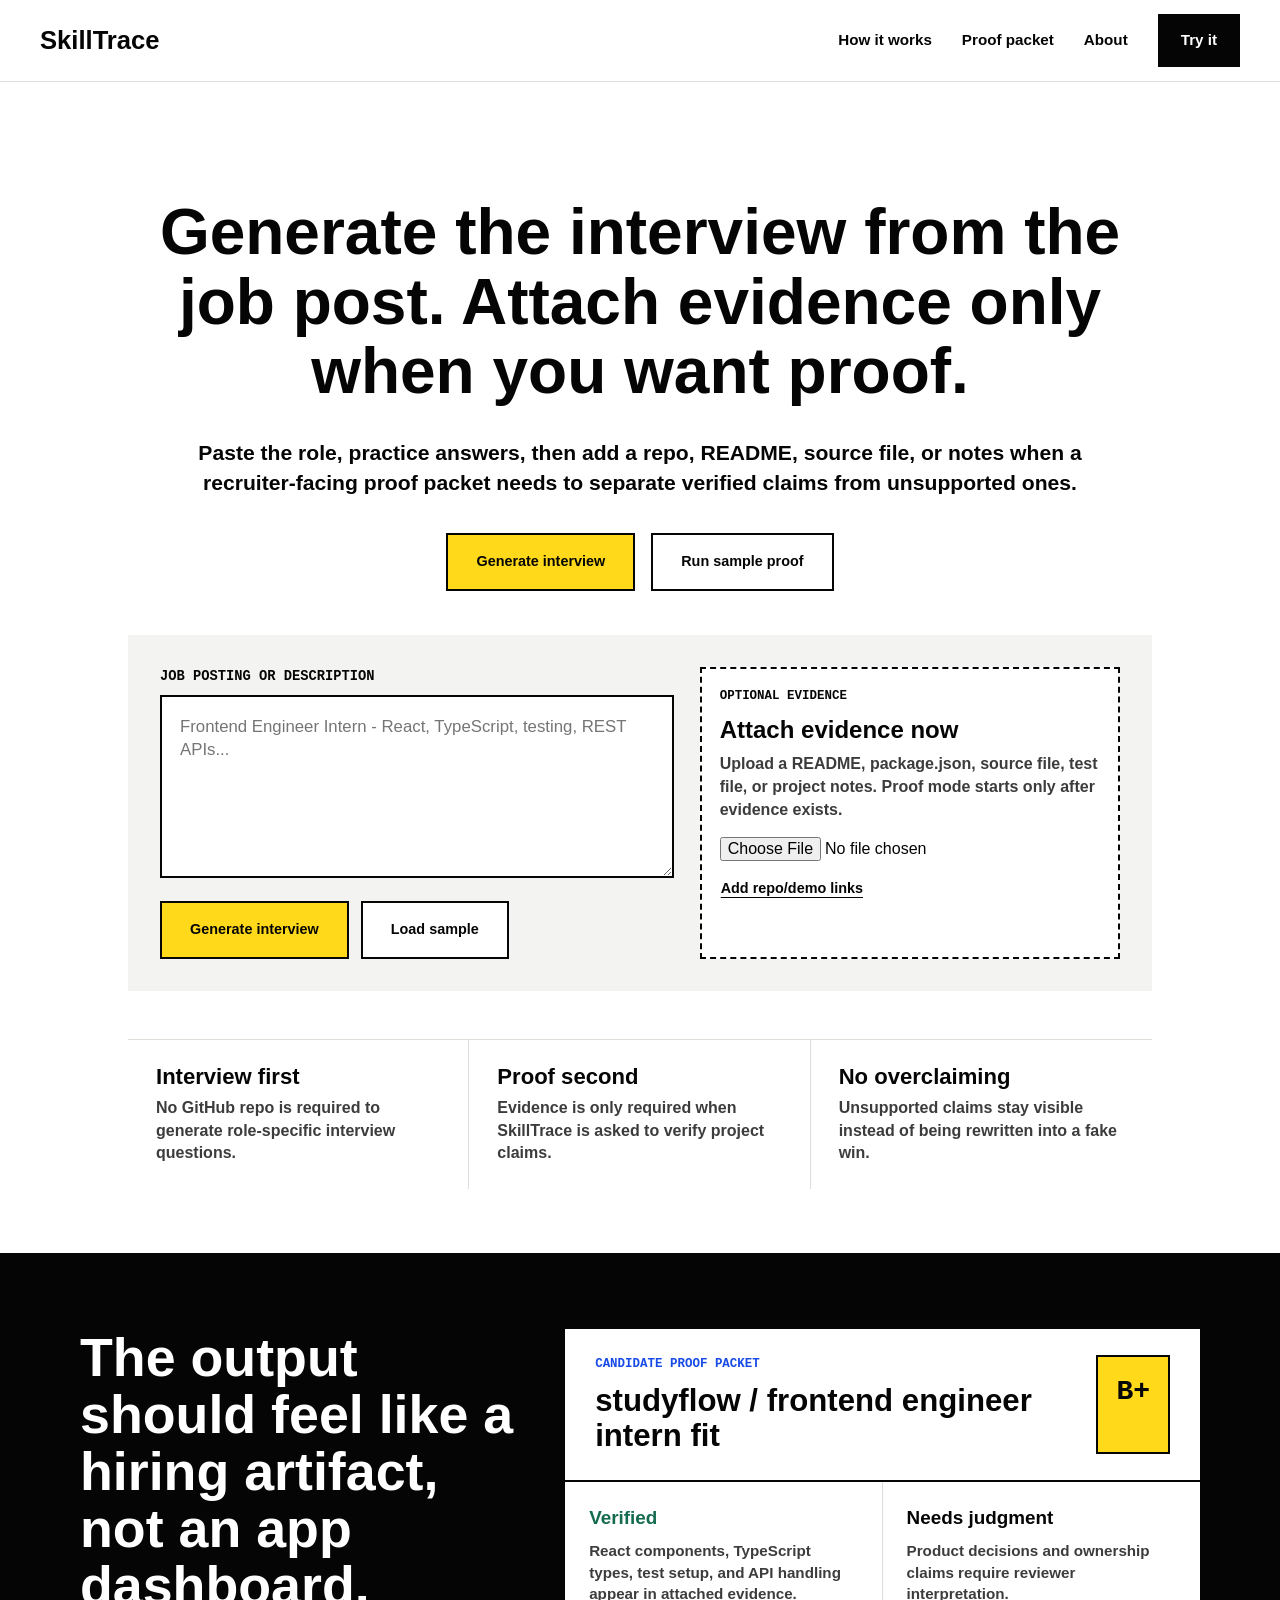
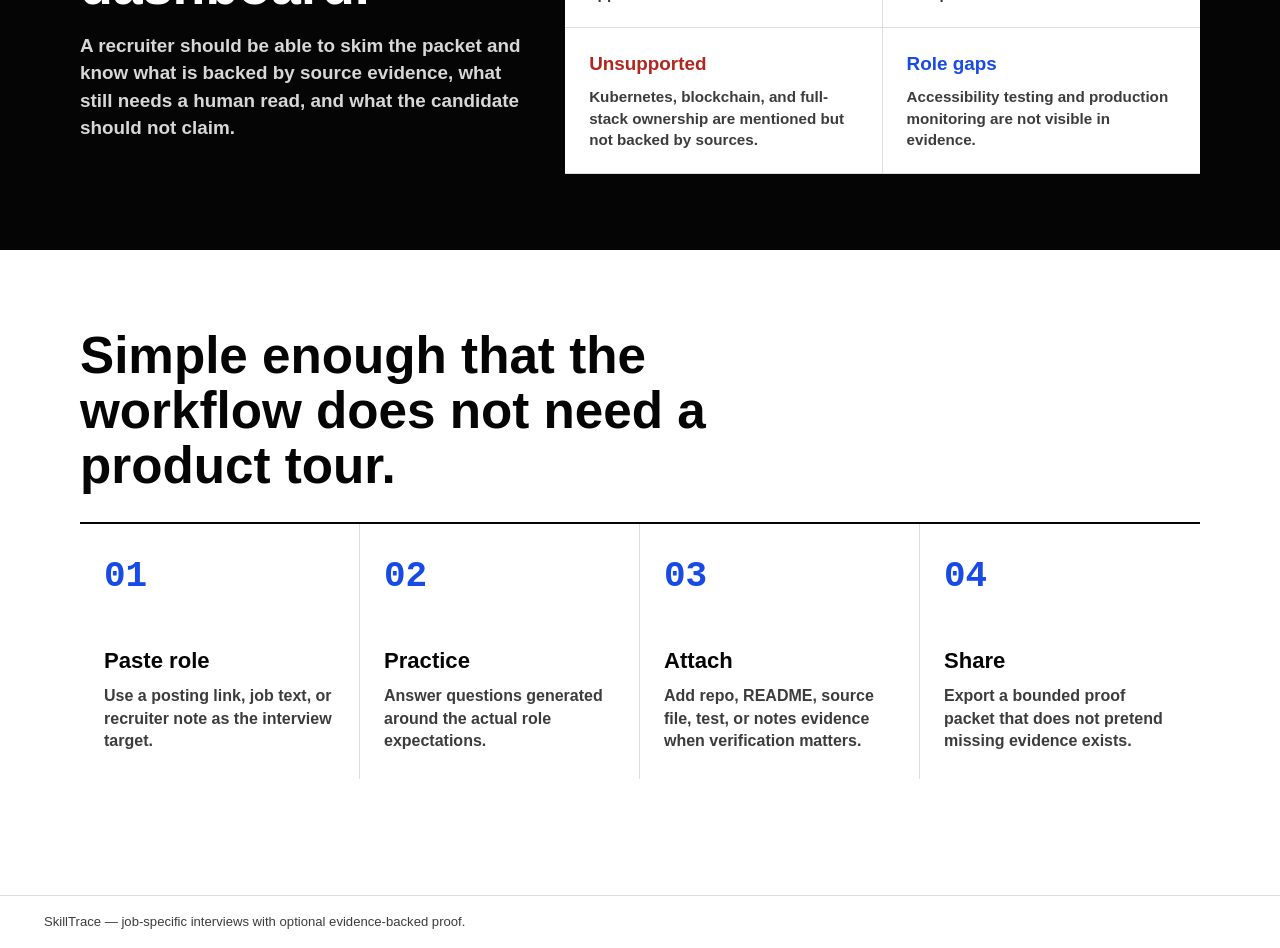
<file: index.html>
<!doctype html>
<html lang="en">
  <head>
    <meta charset="UTF-8" />
    <meta name="viewport" content="width=device-width, initial-scale=1.0" />
    <title>SkillTrace — prove what you built</title>
    <meta
      name="description"
      content="SkillTrace turns a GitHub repo into a live AI interview, verifies each answer against source evidence, and publishes an employer-readable proof card."
    />
    <script type="module" crossorigin src="/assets/index-joxFqnaw.js"></script>
    <link rel="stylesheet" crossorigin href="/assets/index-BfZ6LrBE.css">
  </head>
  <body>
    <div id="root"></div>
  </body>
</html>
</file>
<file: assets/index-BfZ6LrBE.css>
:root{--bg: #f5f7fa;--surface: #ffffff;--surface-strong: #fbfcfe;--ink-panel: #080d17;--ink-panel-soft: #101827;--ink: #111827;--muted: #5b6472;--faint: #8b939e;--border: #d9dee7;--border-strong: #c5ccd8;--primary: #0b7a5a;--primary-dark: #074f3e;--secondary: #3157d5;--secondary-soft: #edf2ff;--warning: #b7791f;--error: #c2413a;--verified-bg: #e9f7f1;--partial-bg: #fff6df;--unsupported-bg: #fcebe9;--notshown-bg: #f0f3f8;--shadow: 0 18px 50px rgba(17, 24, 39, .08);--radius: 8px;--maxw: 1248px;--sans: ui-sans-serif, system-ui, -apple-system, "Segoe UI", Roboto, Helvetica, Arial, sans-serif;--mono: ui-monospace, "SF Mono", Menlo, Consolas, monospace;font-synthesis:none}*,*:before,*:after{box-sizing:border-box}html,body,#root{margin:0;min-height:100%}body{background:var(--bg);color:var(--ink);font-family:var(--sans);line-height:1.5;-webkit-font-smoothing:antialiased}a{color:var(--secondary);text-underline-offset:2px}button,input,textarea{font:inherit}.app{display:flex;flex-direction:column;min-height:100vh}.topbar{display:flex;align-items:center;gap:16px;min-height:64px;padding:0 clamp(18px,4vw,44px);background:#fffffff0;border-bottom:1px solid var(--border);z-index:20;-webkit-backdrop-filter:blur(14px);backdrop-filter:blur(14px)}.brand{color:var(--ink);font-size:1.02rem;font-weight:800;text-decoration:none}.brand:before{content:"";display:inline-block;width:10px;height:10px;margin-right:9px;border-radius:50%;background:var(--primary);box-shadow:0 0 0 4px var(--verified-bg);vertical-align:0}.nav{display:flex;gap:4px;margin-left:6px}.nav a{color:var(--muted);text-decoration:none;padding:7px 11px;border-radius:7px;font-size:.86rem;font-weight:650}.nav a:hover{background:var(--notshown-bg);color:var(--ink)}.nav a.active{background:var(--ink);color:var(--surface)}.main{flex:1;width:100%;max-width:var(--maxw);margin:0 auto;padding:clamp(22px,3vw,44px)}.footer{border-top:1px solid var(--border);padding:16px clamp(18px,4vw,44px);color:var(--muted);font-size:.82rem;background:var(--surface)}.hero-kicker,.rail-label,.proof-eyebrow,.nav-label,.panel-label{color:var(--primary);font-size:.74rem;font-weight:800;letter-spacing:0;margin:0;text-transform:uppercase}.hero-title{max-width:760px;margin:10px 0 12px;font-size:3.95rem;font-weight:850;letter-spacing:0;line-height:1}.hero-sub{max-width:65ch;margin:0 0 20px;color:var(--muted);font-size:1rem;line-height:1.55}.muted{color:var(--muted)}.faint{color:var(--faint)}.hint{color:var(--faint);font-weight:500}button,.btn-primary,.btn-secondary,.btn-text{border-radius:7px;cursor:pointer;font-size:.9rem;font-weight:750;min-height:40px;transition:background .15s ease,border-color .15s ease,transform .15s ease}button:hover:not(:disabled),.btn-primary:hover:not(:disabled),.btn-secondary:hover:not(:disabled),.btn-text:hover:not(:disabled){transform:translateY(-1px)}.btn-primary,button.btn-primary{background:var(--primary);border:1px solid var(--primary);color:#fff;padding:10px 18px}.btn-primary:hover:not(:disabled){background:var(--primary-dark);border-color:var(--primary-dark)}.btn-primary:disabled,.btn-secondary:disabled{cursor:not-allowed;opacity:.55;transform:none}.btn-secondary{background:var(--surface);border:1px solid var(--border-strong);color:var(--ink);padding:10px 18px}.btn-secondary:hover:not(:disabled){background:var(--surface-strong);border-color:var(--ink)}.btn-text{background:transparent;border:1px solid transparent;color:var(--secondary);padding:8px 10px;text-decoration:none}.btn-text:hover:not(:disabled){background:var(--secondary-soft)}.btn-row{align-items:center;display:flex;flex-wrap:wrap;gap:10px;margin-top:16px}.field{margin-bottom:16px}.field label{display:block;font-size:.86rem;font-weight:800;margin-bottom:7px}.field input,.field textarea,.answer-input{width:100%;border:1px solid var(--border);border-radius:8px;background:var(--surface-strong);color:var(--ink);font-size:.96rem;line-height:1.5;padding:12px 13px;resize:vertical}.input-panel .field textarea{height:104px;min-height:96px}.field input:focus,.field textarea:focus,.answer-input:focus{border-color:var(--primary);outline:3px solid rgba(11,122,90,.14)}.field-hint{color:var(--muted);font-size:.8rem;margin:8px 0 0}.input-panel{background:var(--surface);border:1px solid var(--border);border-radius:10px;box-shadow:var(--shadow);padding:clamp(18px,2.5vw,28px)}.evidence-toggle{margin:12px 0 0;padding-left:0}.evidence-toggle:before{content:"+";display:inline-flex;align-items:center;justify-content:center;width:18px;height:18px;margin-right:8px;border-radius:50%;background:var(--secondary-soft);color:var(--secondary)}.evidence-fields{border-top:1px solid var(--border);margin:8px 0 4px;padding-top:18px}.error-banner{margin-top:12px;padding:11px 13px;background:var(--unsupported-bg);border:1px solid #efc3bd;border-radius:8px;color:var(--error);font-size:.88rem}.home-page{display:flex;flex-direction:column;gap:48px}.home-hero{background:linear-gradient(135deg,rgba(11,122,90,.18),transparent 34%),radial-gradient(circle at 78% 16%,rgba(49,87,213,.2),transparent 30%),var(--ink-panel);border:1px solid #1f2937;border-radius:18px;color:#fff;display:grid;grid-template-columns:minmax(0,1fr) minmax(380px,.82fr);gap:44px;align-items:start;padding:44px}.home-main{min-width:0}.home-hero .hero-kicker,.home-hero .rail-label{color:#2ee0a5}.home-hero .hero-sub{color:#c9d3e2}.hero-badges{display:flex;flex-wrap:wrap;gap:10px;margin:0 0 18px}.hero-badges span{background:#eef4ff;border:1px solid #cfdafe;border-radius:999px;color:#2340a7;display:inline-flex;font-size:.76rem;font-weight:800;line-height:1.2;padding:7px 12px}.hero-badges span:nth-child(2){background:#e8f7f1;border-color:#b8dec9;color:var(--primary-dark)}.hero-input-panel{box-shadow:0 24px 70px #0003}.proof-preview{background:var(--surface);border:1px solid var(--border);border-radius:12px;box-shadow:0 24px 70px #00000038;color:var(--ink);margin-top:2px;padding:30px}.proof-preview-head h2{margin:8px 0;font-size:1.8rem;line-height:1.08}.proof-preview-head p:not(.rail-label){color:var(--muted);margin:0}.preview-metrics{display:grid;grid-template-columns:repeat(3,1fr);gap:10px;margin:24px 0 18px}.preview-metric{border-radius:8px;padding:14px 12px;min-width:0}.preview-metric strong{display:block;font-size:1.9rem;line-height:1}.preview-metric span{color:var(--muted);display:block;font-size:.75rem;margin-top:8px}.preview-metric.verified{background:var(--verified-bg);color:var(--primary)}.preview-metric.partial{background:var(--partial-bg);color:var(--warning)}.preview-metric.unsupported{background:var(--unsupported-bg);color:var(--error)}.preview-callout{align-items:center;background:var(--surface-strong);border:1px solid var(--border);border-radius:8px;color:var(--muted);display:grid;gap:6px;margin-top:16px;padding:16px 18px}.preview-callout strong{color:var(--ink);font-size:1.04rem}.preview-callout span{font-size:.82rem}.meaning-grid{display:grid;gap:12px}.meaning-grid.compact{grid-template-columns:1fr 1fr}.meaning-card{border-radius:8px;padding:16px}.meaning-card strong,.meaning-label{display:block;font-size:.88rem;font-weight:850;margin:0 0 7px}.meaning-card span,.meaning-card p{color:currentColor;font-size:.84rem;margin:0;opacity:.88}.meaning-card.proves{background:var(--verified-bg);color:var(--primary-dark)}.meaning-card.review{background:var(--partial-bg);color:#69440c}.meaning-card.caution{background:var(--unsupported-bg);color:#7a241f}.workflow-stepper{align-items:center;border-top:1px solid var(--border);display:grid;grid-template-columns:auto 1fr auto 1fr auto 1fr auto;gap:8px;margin-top:22px;padding-top:20px}.step{align-items:center;display:flex;flex-direction:column;gap:5px;min-width:48px}.step-num{align-items:center;background:var(--notshown-bg);border:1px solid var(--border);border-radius:50%;color:var(--muted);display:flex;font-size:.75rem;font-weight:850;height:30px;justify-content:center;width:30px}.step.active .step-num{background:var(--primary);border-color:var(--primary);color:var(--surface)}.step-label{color:var(--muted);font-size:.68rem;font-weight:750}.step-line{background:var(--border);height:1px}.home-trust-strip{display:grid;grid-template-columns:repeat(3,1fr);gap:18px}.home-trust-strip div{background:var(--surface);border:1px solid var(--border);border-radius:8px;padding:22px}.home-trust-strip strong{display:block;font-size:1.08rem;margin-bottom:8px}.home-trust-strip span{color:var(--muted);display:block;font-size:.9rem}.trust-section,.workflow-section{display:grid;gap:22px}.trust-section h2,.workflow-section h2,.artifact-copy h2,.home-final-cta h2{font-size:2.15rem;letter-spacing:0;line-height:1.12;margin:0}.trust-section h2,.workflow-section h2{max-width:650px}.workflow-grid{display:grid;gap:18px;grid-template-columns:repeat(4,1fr)}.workflow-card{background:var(--surface);border:1px solid var(--border);border-radius:8px;min-height:192px;padding:24px 22px}.workflow-card:first-child{background:var(--verified-bg);border-color:#b8dec9}.workflow-card span{color:var(--secondary);display:block;font-size:2rem;font-weight:850;line-height:1;margin-bottom:22px}.workflow-card:first-child span{color:var(--primary)}.workflow-card h3{font-size:1.15rem;line-height:1.2;margin:0 0 10px}.workflow-card p{color:var(--muted);font-size:.86rem;line-height:1.55;margin:0}.artifact-section{align-items:center;background:var(--surface);border:1px solid var(--border);border-radius:14px;display:grid;gap:42px;grid-template-columns:minmax(0,.96fr) minmax(360px,.92fr);padding:48px 44px}.artifact-copy p:not(.rail-label){color:var(--muted);margin:22px 0 0;max-width:55ch}.artifact-pills{display:flex;flex-wrap:wrap;gap:10px;margin-top:34px}.pill{border-radius:999px;display:inline-flex;font-size:.72rem;font-weight:850;line-height:1.1;padding:7px 14px}.pill.verified{background:var(--verified-bg);color:var(--primary)}.pill.partial{background:var(--partial-bg);color:var(--warning)}.pill.unsupported{background:var(--unsupported-bg);color:var(--error)}.pill.gap{background:#e9eefc;color:var(--secondary)}.artifact-card{background:var(--surface-strong);border:1px solid var(--border);border-radius:10px;padding:30px}.artifact-repo{color:var(--ink);font-size:1.55rem;font-weight:850;line-height:1.15;margin:0 0 6px}.artifact-role{color:var(--muted);font-size:.9rem;margin:0}.artifact-stats{display:grid;gap:12px;grid-template-columns:repeat(3,1fr);margin:22px 0 28px}.artifact-stats div{background:var(--surface);border:1px solid var(--border);border-radius:8px;padding:14px}.artifact-stats div:first-child{background:var(--verified-bg);border-color:#cbe9d9;color:var(--primary)}.artifact-stats div:nth-child(2){background:var(--unsupported-bg);border-color:#efc3bd;color:var(--error)}.artifact-stats div:nth-child(3){background:#e9eefc;border-color:#ccd6f7;color:var(--secondary)}.artifact-stats strong{display:block;font-size:1.55rem;line-height:1}.artifact-stats span{color:var(--muted);display:block;font-size:.74rem;margin-top:8px}.unsupported-note{background:var(--unsupported-bg);border-radius:8px;color:var(--error);font-size:.9rem;font-weight:800;padding:16px 18px}.home-final-cta{align-items:center;background:var(--ink-panel);border-radius:14px;color:#fff;display:flex;gap:24px;justify-content:space-between;padding:36px 44px}.home-final-cta .btn-secondary{background:#fff;border-color:#fff;flex-shrink:0}.interview-workspace{position:relative}.banner{border-radius:8px;font-size:.9rem;margin-bottom:18px;padding:12px 16px}.banner-info{background:var(--secondary-soft);border:1px solid #c7d2fe;color:#27358f;font-weight:700}.interview-grid{display:grid;grid-template-columns:236px minmax(0,1fr) 286px;gap:18px;align-items:start}.question-nav,.evidence-panel,.question-card{background:var(--surface);border:1px solid var(--border);border-radius:10px;box-shadow:0 14px 38px #1118270d}.question-nav,.evidence-panel{padding:16px}.nav-label,.panel-label{color:var(--muted);margin-bottom:12px}.question-list{list-style:none;margin:0;padding:0}.question-nav-item{align-items:flex-start;background:transparent;border:1px solid transparent;border-radius:8px;color:var(--muted);cursor:pointer;display:flex;gap:9px;margin-bottom:6px;padding:9px 10px;text-align:left;width:100%}.question-nav-item:hover{background:var(--surface-strong);transform:none}.question-nav-item.active{background:var(--verified-bg);border-color:#b8dec9;color:var(--ink)}.question-nav-item.saved .q-num{background:var(--verified-bg);color:var(--primary)}.q-num{align-items:center;background:var(--notshown-bg);border-radius:6px;display:flex;flex-shrink:0;font-size:.74rem;font-weight:850;height:24px;justify-content:center;width:24px}.q-preview{flex:1;font-size:.78rem;line-height:1.35}.q-status{flex-shrink:0;font-size:.74rem}.q-status.verified{color:var(--primary)}.progress-meta{color:var(--faint);font-size:.8rem;margin-top:14px}.question-card{padding:clamp(18px,2.5vw,28px)}.q-head{margin-bottom:9px}.q-index{color:var(--muted);font-size:.82rem;font-weight:800}.q-text{font-size:clamp(1.18rem,2.1vw,1.75rem);font-weight:850;line-height:1.18;margin:0 0 10px}.q-reason{color:var(--muted);font-size:.93rem;margin:0 0 14px}.chips{display:flex;flex-wrap:wrap;gap:7px;margin-bottom:14px}.chip{background:var(--notshown-bg);border:1px solid var(--border);border-radius:999px;color:var(--muted);font-size:.75rem;font-weight:750;padding:4px 9px}.answer-input{margin-top:8px;min-height:142px}.evidence-msg{font-size:.98rem;font-weight:850;margin:0 0 8px}.evidence-detail{font-size:.84rem;margin:0 0 12px}.evidence-state.attached{display:flex;flex-direction:column}.unsupported-flag{background:var(--unsupported-bg);border-left:4px solid var(--error);border-radius:0 8px 8px 0;color:var(--error);font-size:.84rem;margin-top:12px;padding:10px 12px}.status-pill,.status-badge{border-radius:999px;display:inline-block;font-size:.72rem;font-weight:850;padding:4px 9px}.status-verified,.status-badge.status-verified{background:var(--verified-bg);color:var(--primary)}.status-partial,.status-badge.status-partial{background:var(--partial-bg);color:var(--warning)}.status-unsupported,.status-badge.status-unsupported{background:var(--unsupported-bg);color:var(--error)}.verify-box{background:var(--surface-strong);border:1px solid var(--border);border-radius:10px;margin-top:18px;padding:16px}.verify-box[data-status=verified]{background:var(--verified-bg);border-color:#a7d4bc}.verify-box[data-status=unsupported]{background:var(--unsupported-bg);border-color:#f0c4bf}.verify-head{align-items:center;display:flex;flex-wrap:wrap;gap:10px;margin-bottom:12px}.confidence-bar{background:#1118271f;border-radius:999px;flex:1;height:7px;min-width:80px;overflow:hidden}.confidence-fill{background:var(--primary);border-radius:999px;height:100%}.evidence-list{font-size:.84rem;list-style:none;margin:0;padding:0}.evidence-item{margin-bottom:7px}.evidence-type{color:var(--muted);font-family:var(--mono);font-size:.74rem;margin-right:6px}.review-note{color:var(--muted);font-size:.82rem;margin:8px 0 0}.proof-card{display:flex;flex-direction:column;gap:18px;max-width:1010px;margin:0 auto}.proof-header{align-items:center;background:var(--surface);border:1px solid var(--border);border-radius:12px;box-shadow:var(--shadow);display:flex;gap:22px;justify-content:space-between;padding:clamp(20px,3vw,30px)}.proof-eyebrow{color:var(--primary);margin-bottom:8px}.proof-title{font-size:clamp(1.65rem,3vw,2.4rem);font-weight:850;letter-spacing:0;line-height:1.05;margin:0 0 10px}.proof-summary{color:var(--muted);margin:0 0 14px;max-width:66ch}.proof-meta{display:flex;flex-wrap:wrap;gap:10px;font-size:.9rem}.review-badge{border-radius:999px;font-size:.76rem;font-weight:850;padding:4px 9px}.review-badge.pass{background:var(--verified-bg);color:var(--primary)}.review-badge.needs{background:var(--partial-bg);color:var(--warning)}.proof-grade{flex-shrink:0;text-align:center}.grade-ring{align-items:center;background:var(--surface);border:3px solid;border-radius:50%;display:flex;font-size:1.55rem;font-weight:850;height:76px;justify-content:center;margin:0 auto 7px;width:76px}.grade-label{color:var(--muted);display:block;font-size:.8rem;font-weight:700}.proof-meaning{display:grid;grid-template-columns:repeat(3,1fr);gap:12px}.skim-row{display:grid;grid-template-columns:repeat(4,1fr);gap:12px}.metric-card{background:var(--surface);border:1px solid var(--border);border-radius:10px;padding:18px}.metric-value{display:block;font-size:2rem;font-weight:850;line-height:1}.metric-label{color:var(--muted);display:block;font-size:.82rem;margin-top:8px}.metric-verified{background:var(--verified-bg)}.metric-partial{background:var(--partial-bg)}.metric-unsupported{background:var(--unsupported-bg)}.metric-notshown{background:var(--notshown-bg)}.metric-verified .metric-value{color:var(--primary)}.metric-partial .metric-value{color:var(--warning)}.metric-unsupported .metric-value{color:var(--error)}.metric-notshown .metric-value{color:var(--muted)}.proof-section{background:var(--surface);border:1px solid var(--border);border-radius:12px;padding:clamp(18px,2.5vw,24px)}.section-title{font-size:1.08rem;font-weight:850;margin:0 0 16px}.bucket-grid{display:grid;grid-template-columns:repeat(2,1fr);gap:12px}.evidence-bucket{border:1px solid var(--border);border-radius:10px;padding:15px}.bucket-verified{background:var(--verified-bg);border-color:#a7d4bc}.bucket-partial{background:var(--partial-bg);border-color:#e8d090}.bucket-unsupported{background:var(--unsupported-bg);border-color:#f0c4bf}.bucket-notshown{background:var(--notshown-bg)}.bucket-head{display:flex;font-size:.9rem;font-weight:850;justify-content:space-between;margin-bottom:10px}.bucket-count{color:var(--muted);font-weight:700}.bucket-empty,.bucket-note{color:var(--muted);font-size:.83rem;margin:0}.skill-row{align-items:center;border-bottom:1px solid rgba(17,24,39,.06);display:flex;font-size:.84rem;justify-content:space-between;padding:6px 0}.skill-row:last-child{border-bottom:none}.accordion-list{display:flex;flex-direction:column;gap:8px}.accordion-item{border:1px solid var(--border);border-radius:9px;overflow:hidden}.accordion-summary{align-items:center;cursor:pointer;display:flex;gap:10px;list-style:none;padding:13px 14px}.accordion-summary::-webkit-details-marker{display:none}.accordion-q{color:var(--muted);flex-shrink:0;font-weight:850}.accordion-title{flex:1;font-size:.9rem}.accordion-body{border-top:1px solid var(--border);padding:0 14px 14px}.accordion-answer{color:var(--muted);font-size:.88rem;margin:12px 0}.draft-box{background:var(--surface-strong);border:1px solid var(--border);border-radius:9px;font-size:.88rem;margin-top:12px;max-height:240px;overflow-y:auto;padding:14px;white-space:pre-wrap}.modal-backdrop{align-items:center;background:#11182775;display:flex;top:0;right:0;bottom:0;left:0;justify-content:center;padding:16px;position:fixed;z-index:100}.modal-panel{background:var(--surface);border:1px solid var(--border);border-radius:12px;box-shadow:var(--shadow);max-width:500px;padding:24px;width:100%}.modal-panel h2{font-size:1.2rem;margin:0 0 8px}.about-page{max-width:860px}.about-page h1{font-size:clamp(2rem,4vw,3.2rem);letter-spacing:0;line-height:1.05;margin:0 0 14px}.about-page h2{font-size:1.12rem;margin:26px 0 8px}.about-page section{margin-bottom:10px}.about-page ol{color:var(--muted);padding-left:20px}.about-page li{margin-bottom:6px}.about-actions{display:flex;gap:12px;margin-top:28px}.stack{display:flex;flex-direction:column;gap:16px}.empty-state,.loading{color:var(--muted);padding:44px 20px;text-align:center}.mobile-sticky-cta{background:var(--surface);border-top:1px solid var(--border);bottom:0;box-shadow:0 -8px 22px #1118271a;display:none;left:0;padding:12px 16px;position:fixed;right:0;z-index:50}.mobile-sticky-cta .btn-primary{width:100%}@media (max-width: 1020px){.home-hero{grid-template-columns:1fr;padding:42px 32px}.proof-preview{max-width:680px}.workflow-grid{grid-template-columns:repeat(2,1fr)}.artifact-section,.interview-grid{grid-template-columns:1fr}.question-list{display:flex;gap:7px;overflow-x:auto;padding-bottom:4px}.question-nav-item{flex-shrink:0;min-width:150px}.q-preview,.evidence-panel [data-testid=attach-evidence]{display:none}.mobile-sticky-cta{display:block}.interview-workspace{padding-bottom:76px}}@media (max-width: 760px){.main{padding:18px}.topbar{min-height:56px;padding:0 16px}.nav a{font-size:.8rem;padding:6px 8px}.hero-title{font-size:3rem;line-height:1.02;margin-top:10px}.hero-sub{font-size:.96rem;margin-bottom:18px}.input-panel{padding:16px}.field textarea{min-height:104px}.preview-metrics,.meaning-grid.compact,.home-trust-strip,.workflow-grid,.artifact-stats,.proof-meaning,.skim-row,.bucket-grid{grid-template-columns:1fr}.home-page{gap:36px}.proof-preview{padding:20px}.trust-section h2,.workflow-section h2,.artifact-copy h2,.home-final-cta h2{font-size:1.75rem}.artifact-section{gap:28px;padding:30px 20px}.artifact-card{padding:22px}.home-final-cta{align-items:stretch;flex-direction:column;padding:28px 22px}.workflow-stepper{grid-template-columns:repeat(4,1fr)}.step-line{display:none}.proof-header{align-items:flex-start;flex-direction:column}.proof-grade{align-items:center;display:flex;gap:12px;text-align:left}.grade-ring{height:58px;margin:0;width:58px}.btn-row{align-items:stretch}}@media (max-width: 480px){.main{padding:16px}.home-hero{gap:18px;padding:22px 16px;border-radius:12px}.hero-kicker{font-size:.68rem}.hero-title{font-size:2.2rem;line-height:1}.hero-sub{font-size:.9rem;line-height:1.45;margin-bottom:14px}.hero-badges,.field-hint{display:none}.input-panel .field textarea{height:92px;min-height:86px}.hero-input-panel{padding:14px}.field{margin-bottom:12px}.btn-row{flex-direction:column}.btn-row button,.btn-row .btn-primary,.btn-row .btn-secondary,.btn-row .btn-text{justify-content:center;text-align:center;width:100%}.proof-preview-head h2{font-size:1.45rem}.home-trust-strip,.workflow-card{gap:10px}.workflow-card{min-height:0;padding:20px}.workflow-card span{margin-bottom:16px}.artifact-pills{margin-top:24px}.artifact-repo{font-size:1.3rem}}:root{--yellow: #ffd91a;--bg: #ffffff;--surface: #ffffff;--surface-strong: #f3f3f1;--ink: #050505;--muted: #3c3c3c;--faint: #6f6f6f;--border: #deded8;--border-strong: #050505;--primary: #0b7a5a;--primary-dark: #074f3e;--secondary: #174ae6;--secondary-soft: #f3f3f1;--warning: #7a5a00;--error: #b3261e;--verified-bg: #f3f3f1;--partial-bg: #f3f3f1;--unsupported-bg: #fff0ee;--notshown-bg: #f3f3f1;--shadow: none;--radius: 0;--sans: "Helvetica Neue", Helvetica, Arial, sans-serif}body{background:var(--bg);color:var(--ink);font-family:var(--sans)}.topbar{background:var(--surface);border-bottom:1px solid var(--border);gap:28px;min-height:82px;padding:0 40px}.brand{color:var(--ink);font-size:1.6rem;font-weight:800;line-height:1}.brand:before{content:none;display:none}.nav{align-items:center;gap:30px;margin-left:auto}.nav a{border-radius:0;color:var(--ink);font-size:.95rem;font-weight:800;padding:0}.nav a:hover{background:transparent;color:var(--ink);text-decoration:underline;text-underline-offset:4px}.nav a.active:not(.nav-cta){background:transparent;color:var(--ink)}.nav .nav-cta{background:var(--ink);border:2px solid var(--ink);color:var(--surface);padding:13px 21px;text-decoration:none}.nav .nav-cta:hover{background:var(--ink);color:var(--surface);text-decoration:none}.footer{background:var(--surface);border-top:1px solid var(--border);color:var(--muted)}.btn-primary,button.btn-primary,.btn-secondary,button.btn-secondary,.btn-text,button.btn-text{border-radius:0;font-weight:800;min-height:58px;transform:none}.btn-primary,button.btn-primary{background:var(--yellow);border:2px solid var(--ink);color:var(--ink);padding:0 28px}.btn-primary:hover:not(:disabled),button.btn-primary:hover:not(:disabled){background:var(--yellow);border-color:var(--ink)}.btn-secondary,button.btn-secondary{background:var(--surface);border:2px solid var(--ink);color:var(--ink);padding:0 28px}.btn-secondary:hover:not(:disabled),button.btn-secondary:hover:not(:disabled){background:var(--surface);border-color:var(--ink)}button:hover:not(:disabled),.btn-primary:hover:not(:disabled),.btn-secondary:hover:not(:disabled),.btn-text:hover:not(:disabled){transform:none}.btn-text,button.btn-text{color:var(--ink);min-height:0;padding:0;text-decoration:underline;text-underline-offset:4px}.btn-text:hover:not(:disabled){background:transparent}.home-page{display:flex;flex-direction:column;gap:0}.home-hero{align-items:initial;background:var(--surface);border:0;border-radius:0;color:var(--ink);display:block;padding:78px 0 64px;text-align:center}.home-hero .hero-title{color:var(--ink);font-size:clamp(3rem,5vw,4rem);font-weight:800;letter-spacing:0;line-height:1.08;margin:0 auto;max-width:980px}.home-hero .hero-sub{color:var(--ink);font-size:clamp(1.1rem,1.7vw,1.32rem);font-weight:750;line-height:1.45;margin:32px auto 0;max-width:900px}.hero-action-row{align-items:center;display:flex;gap:16px;justify-content:center;margin-top:34px}.entry-panel{background:var(--surface-strong);margin:44px auto 0;max-width:1024px;padding:32px;text-align:left}.entry-grid{display:grid;gap:26px;grid-template-columns:1.1fr .9fr}.entry-grid>*{min-width:0}.entry-label{color:var(--ink);display:block;font-family:var(--mono);font-size:.78rem;font-weight:850;letter-spacing:0;margin-bottom:10px;text-transform:uppercase}.entry-panel .field{margin:0}.entry-panel textarea,.entry-panel input[type=text],.answer-input{background:var(--surface);border:2px solid var(--ink);border-radius:0;color:var(--ink)}.entry-panel textarea{font-size:1.05rem;line-height:1.42;min-height:154px;padding:18px;resize:vertical}.entry-panel input[type=text]{padding:12px 13px}.entry-panel textarea:focus,.entry-panel input[type=text]:focus,.answer-input:focus{border-color:var(--ink);outline:3px solid rgba(255,217,26,.38)}.entry-actions{display:flex;flex-wrap:wrap;gap:12px;margin-top:16px}.evidence-drop{background:var(--surface);border:2px dashed var(--ink);min-height:100%;padding:18px}.evidence-drop h2{font-size:1.5rem;line-height:1.15;margin:0 0 10px}.evidence-drop p{color:var(--muted);font-size:1rem;font-weight:750;line-height:1.42;margin:0 0 16px}.evidence-drop input[type=file]{max-width:100%}.evidence-toggle{display:inline-block;margin:16px 0 0}.evidence-toggle:before{content:none;display:none}.evidence-fields{border-top:1px solid var(--border);display:grid;gap:14px;margin:18px 0 0;padding-top:18px}.evidence-fields .field{margin:0}.evidence-fields label{font-size:.86rem;font-weight:800;margin-bottom:7px}.file-summary{align-items:center;border:1px solid var(--ink);display:flex;gap:12px;justify-content:space-between;margin-top:14px;padding:10px 12px}.file-summary span{font-family:var(--mono);font-size:.8rem;overflow-wrap:anywhere}.compact-error{font-size:.82rem;margin-top:12px}.error-banner{background:var(--unsupported-bg);border:2px solid var(--error);border-radius:0;color:var(--error);font-weight:750}.home-boundary{border-top:1px solid var(--border);display:grid;grid-template-columns:repeat(3,1fr);margin:48px auto 0;max-width:1024px;text-align:left}.home-boundary div{border-right:1px solid var(--border);padding:24px 28px}.home-boundary div:last-child{border-right:0}.home-boundary h3{font-size:1.38rem;line-height:1.15;margin:0 0 8px}.home-boundary p{color:var(--muted);font-size:1rem;font-weight:650;line-height:1.42;margin:0}.packet-band{background:var(--ink);color:var(--surface);margin-left:calc(50% - 50vw);padding:76px 24px;width:100vw}.packet-wrap{align-items:start;display:grid;gap:44px;grid-template-columns:.82fr 1.18fr;margin:0 auto;max-width:1120px}.packet-copy h2{color:var(--surface);font-size:clamp(2.1rem,4.2vw,3.5rem);line-height:1.06;margin:0 0 18px}.packet-copy p{color:#d7d7d7;font-size:1.18rem;font-weight:700;line-height:1.45;margin:0}.report-preview{background:var(--surface);color:var(--ink)}.report-head{border-bottom:2px solid var(--ink);display:grid;gap:22px;grid-template-columns:1fr auto;padding:26px 30px}.report-label{color:#174ae6}.report-title{font-size:1.95rem;font-weight:850;line-height:1.12}.report-grade{background:var(--yellow);border:2px solid var(--ink);font-family:var(--mono);font-size:1.75rem;font-weight:900;padding:14px 18px}.report-body{display:grid;grid-template-columns:1fr 1fr}.finding{border-bottom:1px solid var(--border);border-right:1px solid var(--border);min-height:138px;padding:22px 24px}.finding:nth-child(2n){border-right:0}.finding strong{display:block;font-size:1.18rem;margin-bottom:8px}.finding p{color:var(--muted);font-size:.95rem;font-weight:650;line-height:1.42;margin:0}.green{color:#146b4f}.red{color:#b3261e}.blue{color:#174ae6}.steps-section{margin:0 auto;max-width:1120px;padding:78px 0}.steps-section h2{font-size:clamp(2.1rem,4vw,3.4rem);line-height:1.08;margin:0 0 28px;max-width:760px}.step-grid{border-top:2px solid var(--ink);display:grid;grid-template-columns:repeat(4,1fr)}.step-card{border-right:1px solid var(--border);min-height:210px;padding:26px 24px}.step-card:last-child{border-right:0}.step-card span{color:#174ae6;display:block;font-family:var(--mono);font-size:2.25rem;font-weight:900;margin-bottom:40px}.step-card h3{font-size:1.38rem;margin:0 0 8px}.step-card p{color:var(--muted);font-size:1rem;font-weight:650;line-height:1.42;margin:0}@media (max-width: 1020px){.entry-grid,.packet-wrap{grid-template-columns:1fr}.home-boundary,.step-grid{grid-template-columns:repeat(2,1fr)}.home-boundary div:nth-child(2){border-right:0}}@media (max-width: 760px){.topbar{min-height:70px;padding:0 18px}.brand{font-size:1.45rem}.nav a:not(.nav-cta){display:none}.nav .nav-cta{padding:11px 15px}.home-hero{padding:38px 0 50px;text-align:left}.home-hero .hero-title{font-size:clamp(2.2rem,10vw,2.9rem);line-height:1.08}.home-hero .hero-sub{font-size:1.05rem;line-height:1.42;margin-top:20px}.hero-action-row,.entry-actions{align-items:stretch;flex-direction:column}.hero-action-row .btn-primary,.hero-action-row .btn-secondary,.entry-actions .btn-primary,.entry-actions .btn-secondary{width:100%}.entry-panel{margin-top:28px;padding:18px}.entry-panel textarea{min-height:138px}.home-boundary{grid-template-columns:1fr}.home-boundary div,.home-boundary div:nth-child(2){border-bottom:1px solid var(--border);border-right:0;padding-left:0;padding-right:0}.packet-band{padding:50px 18px}.packet-copy h2{font-size:2.15rem}.report-head,.report-body,.step-grid{grid-template-columns:1fr}.report-head{padding:22px}.report-grade{justify-self:start}.finding{border-right:0}.steps-section{padding:52px 0}.step-card{border-bottom:1px solid var(--border);border-right:0;min-height:0}.step-card span{margin-bottom:22px}}
</file>
